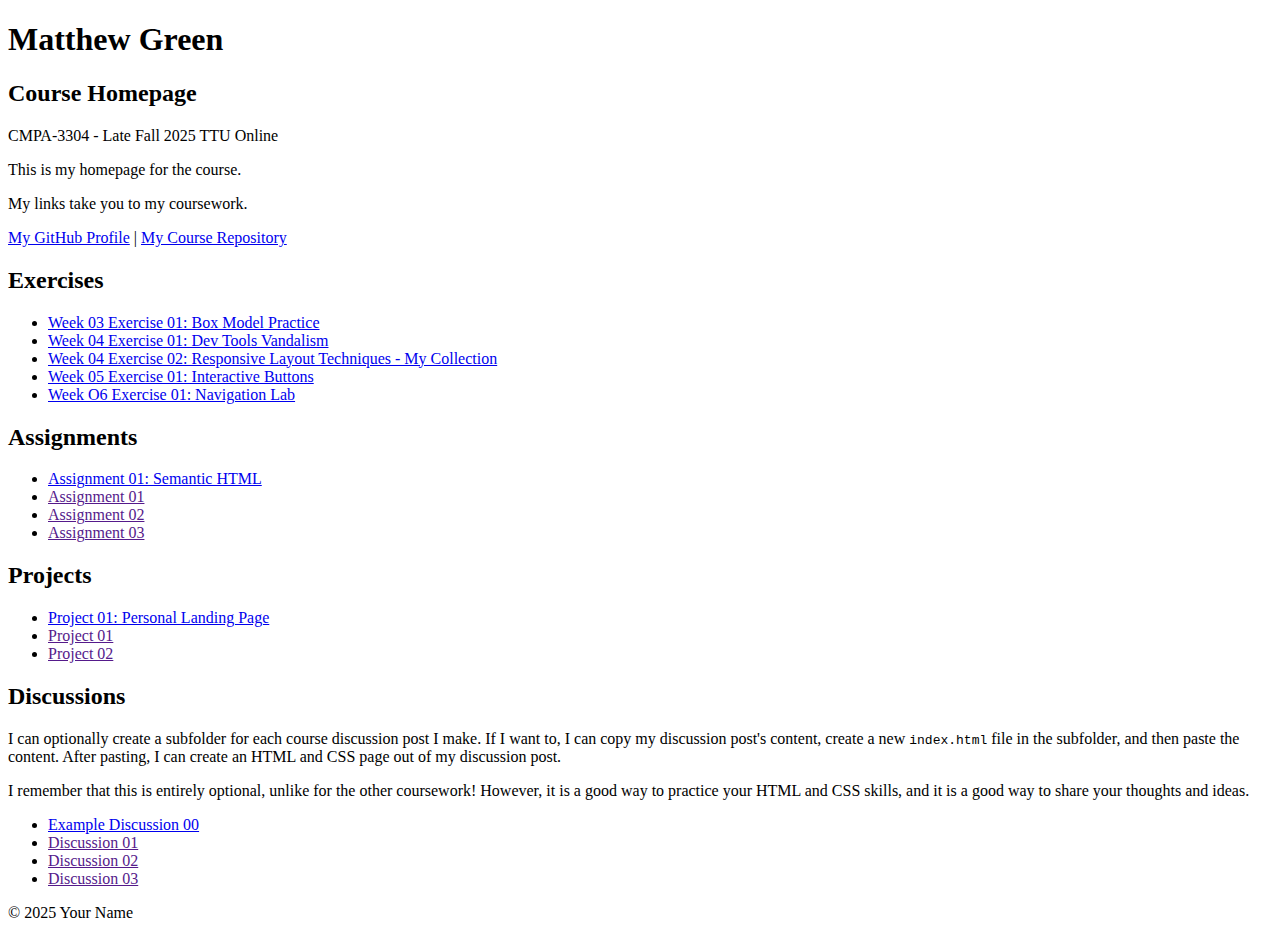
<file: index.html>
<!DOCTYPE html>

<!--

INSTRUCTIONS: HOW TO CHANGE THIS PAGE:

1. Change "Student Name" in the title above to your real name.

2. Change "Your Name" in the big heading below to your real name.

3. Change "your-username" to your real GitHub username in both links.

4. Change "your-repo-name" to the name of this repository.

5. Change "Course Name" to the name of your class.

6. Change "Semester Year" to match when you are taking this class.

7. Add links to your work:
    - Find the words that say "Exercise 01", "Assignment 01", etc.
    - Between the quote marks in href="", put the relative link to your work in the subfolder. You can simply link to the subfolder name. Take a look at the example folders and links to see how to do this.
    - For work not yet started/completed, you can leave the href="" blank until you are ready.
    - Change the words "Exercise 01" to match the name of the exercise. Do the same for assignments and projects. If you add your discussion posts, do the same for them.
    - Do this for each piece of work you finish.

8. You can add more links by copying a whole line like this:
    <li><a href="">New Work Name</a></li>
    Then paste it below the last one in that section.

9. Save your changes and push to GitHub when you are done. Remember you can use GitHub Desktop to help you with this.

Remember: During the course, if you want, you can style your homepage to introduce your own style and aesthetics. To start, keep this page simple and plain. This is just a template to get you started. Embrace the handcrafted approach to web design and development: change things to make them your own.

Remember: You must have a GitHub account, a new GitHub repository for this course, and this file (index.html) in that repository. 

Remember: You must create subfolders for each piece of coursework as the semester progresses.

-->

<html lang="en">
    <head>
        <meta charset="UTF-8" />
        <title>Course Homepage template</title>
        <meta charset="UTF-8" />
        <meta name="viewport" content="width=device-width, initial-scale=1.0" />
        <title>Matthew Green - Course Homepage</title>
    </head>

    <body>
        <header>
            <h1>Matthew Green</h1>
            <h2>Course Homepage</h2>
            <p>CMPA-3304 - Late Fall 2025 TTU Online</p>
            <p>This is my homepage for the course.</p>
            <p>My links take you to my coursework.</p>
            <nav>
                <a href="https://github.com/mateomtverde">My GitHub Profile</a>
                |
                <a href="https://github.com/mateomtverde/course-portfolio">
                    My Course Repository
                </a>
            </nav>
        </header>

        <main>
            <section>
                <h2>Exercises</h2>
                <ul>
                    <li>
                        <a href="week-03-exercise-01/">
                            Week 03 Exercise 01: Box Model Practice
                        </a>
                    </li>
                    <li>
                        <a href="week-04-exercise-01/">
                            Week 04 Exercise 01: Dev Tools Vandalism
                        </a>
                    </li>
                    <li>
                        <a href="week-04-exercise-02/">
                            Week 04 Exercise 02: Responsive Layout Techniques - My Collection
                    </a>
                    </li>
                    <li>
                        <a href="week-05-exercise-01/">
                            Week 05 Exercise 01: Interactive Buttons
                        </a>
                    </li>
                    <li><a href="week-06-exercise-01/">
                        Week O6 Exercise 01: Navigation Lab</a></li>
                </ul>
            </section>

            <section>
                <h2>Assignments</h2>
                <ul>
                    <li>
                        <a href="assignment-01/index.html">
                            Assignment 01: Semantic HTML
                        </a>
                    </li>
                    <li><a href="">Assignment 01</a></li>
                    <li><a href="">Assignment 02</a></li>
                    <li><a href="">Assignment 03</a></li>
                </ul>
            </section>

            <section>
                <h2>Projects</h2>
                <ul>
                    <li>
                        <a href="project-01/">Project 01: Personal Landing Page</a>
                    </li>
                    <li><a href="">Project 01</a></li>
                    <li><a href="">Project 02</a></li>
                </ul>
            </section>

            <section>
                <h2>Discussions</h2>
                <p>
                    I can optionally create a subfolder for each course
                    discussion post I make. If I want to, I can copy my
                    discussion post's content, create a new
                    <code>index.html</code>
                    file in the subfolder, and then paste the content. After
                    pasting, I can create an HTML and CSS page out of my
                    discussion post.
                </p>
                <p>
                    I remember that this is entirely optional, unlike for the
                    other coursework! However, it is a good way to practice your
                    HTML and CSS skills, and it is a good way to share your
                    thoughts and ideas.
                </p>
                <ul>
                    <li>
                        <a href="example-discussion-00/">
                            Example Discussion 00
                        </a>
                    </li>
                    <li><a href="">Discussion 01</a></li>
                    <li><a href="">Discussion 02</a></li>
                    <li><a href="">Discussion 03</a></li>
                </ul>
            </section>
        </main>

        <footer>
            <p>&copy; 2025 Your Name</p>
        </footer>
    </body>
</html>
</file>
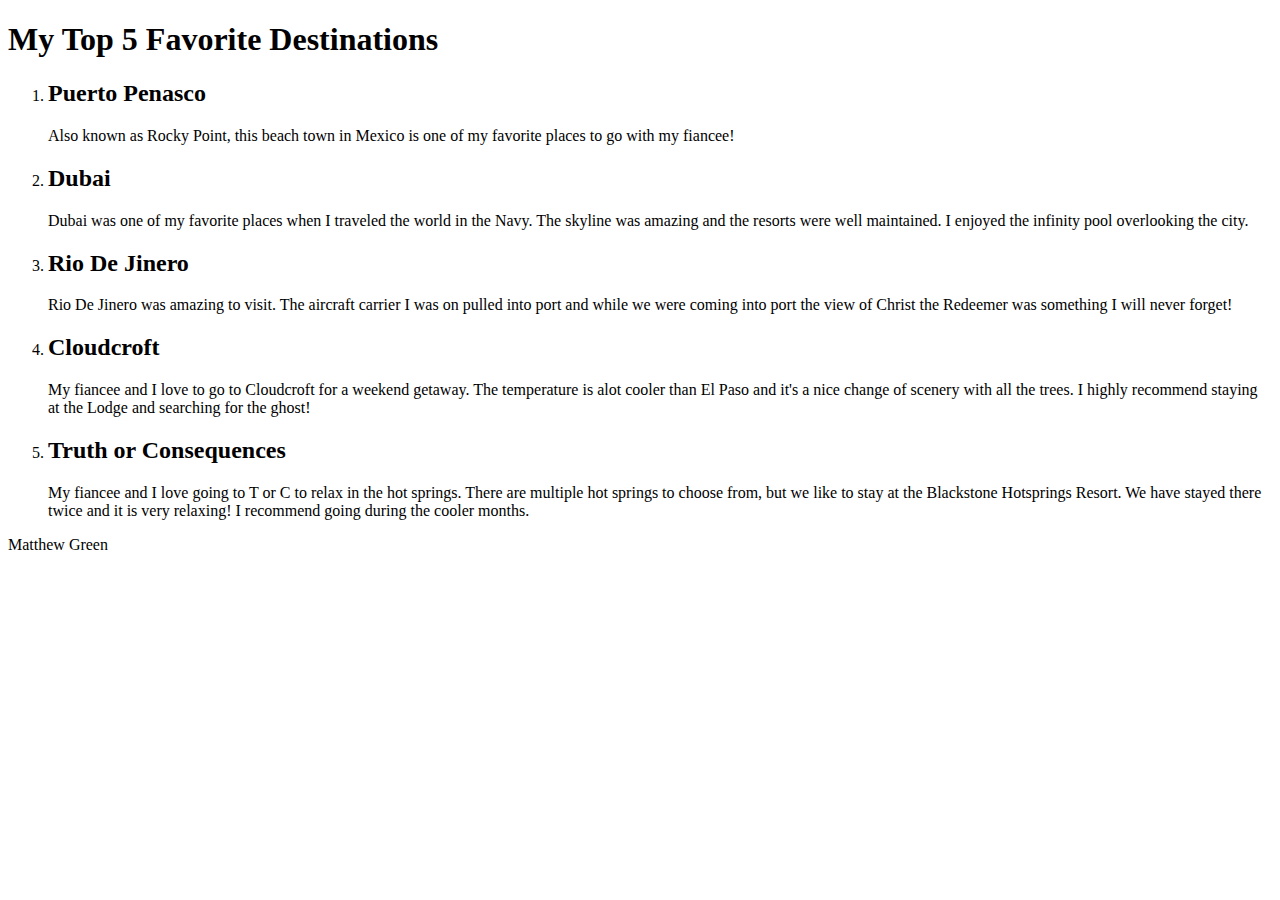
<file: assignment-01/index.html>
<!DOCTYPE html>
<html lang="en">
    <head>
        <meta charset="UTF-8" />
        <title>Top 5 List</title>
        <meta name="viewport" content="width=device-width, initial-scale=1.0" />
    </head>
    <main>
        <h1>My Top 5 Favorite Destinations</h1>
        <ol>
            <li>
                <h2>Puerto Penasco</h2>
                <p>
                    Also known as Rocky Point, this beach town in Mexico is one of my
                    favorite places to go with my fiancee!
                </p>
            </li>
            <li>
                <h2>Dubai</h2>
                <p>
                    Dubai was one of my favorite places when I traveled the world in the 
                    Navy. The skyline was amazing and the resorts were well maintained.
                    I enjoyed the infinity pool overlooking the city.
                </p>
            </li>
            <li>
                <h2>Rio De Jinero</h2>
                <p>
                    Rio De Jinero was amazing to visit. The aircraft carrier I was on pulled
                    into port and while we were coming into port the view of Christ the Redeemer
                    was something I will never forget!
                </p>
            </li>
            <li>
                <h2>Cloudcroft</h2>
                <p>
                    My fiancee and I love to go to Cloudcroft for a weekend getaway. The temperature
                    is alot cooler than El Paso and it's a nice change of scenery with all the trees.
                    I highly recommend staying at the Lodge and searching for the ghost!
                </p>
            </li>
            <li>
                <h2>Truth or Consequences</h2>
                <p>
                    My fiancee and I love going to T or C to relax in the hot springs. There are multiple
                    hot springs to choose from, but we like to stay at the Blackstone Hotsprings Resort.
                    We have stayed there twice and it is very relaxing! I recommend going during the cooler
                    months.
                </p>
            </li>
        </ol>
<footer>
        <p>Matthew Green</p>
    </footer>
    </main>
</html>
</file>
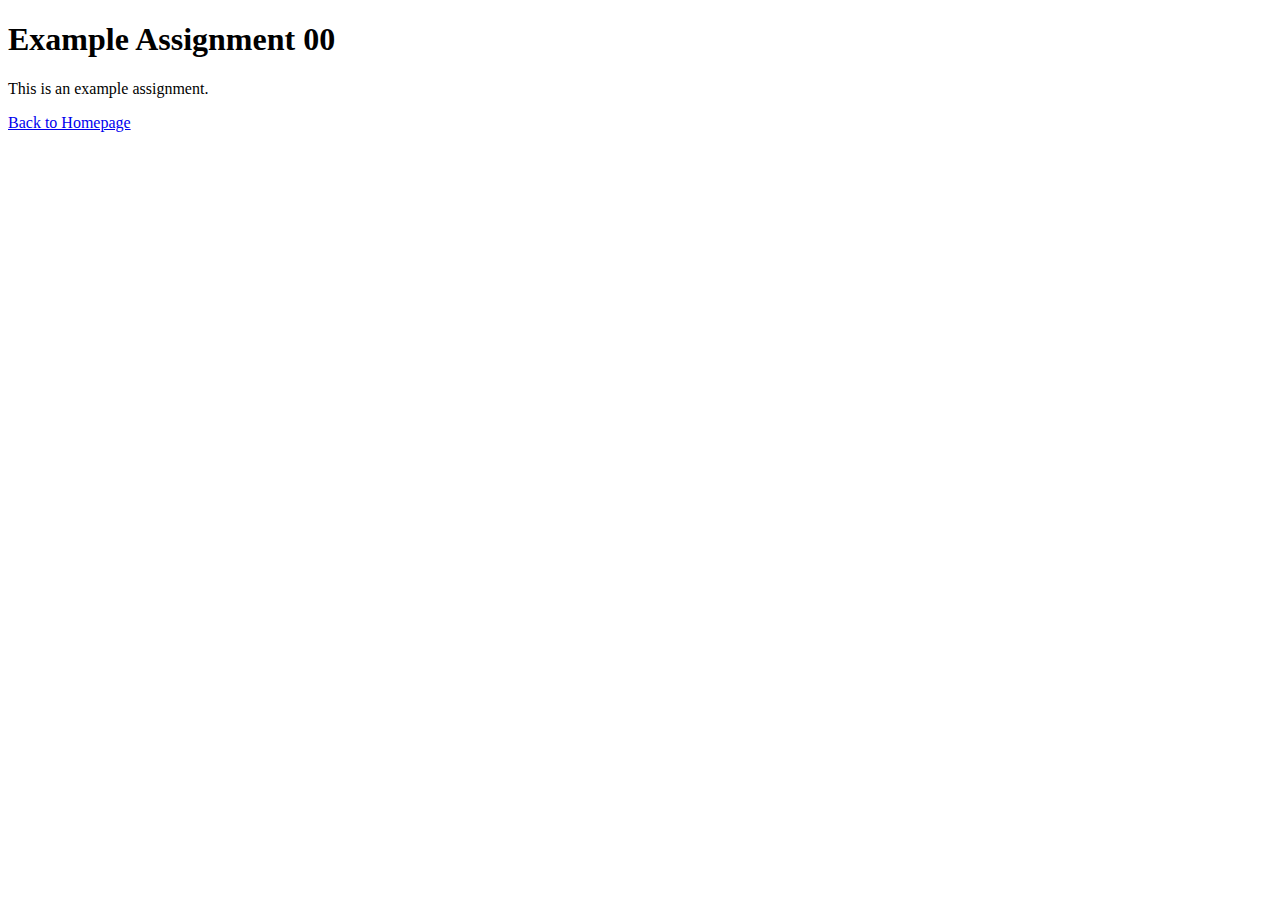
<file: example-assignment-00/index.html>
<!DOCTYPE html>
<html lang="en">
    <head>
        <meta charset="UTF-8" />
        <meta name="viewport" content="width=device-width, initial-scale=1.0" />
        <title>Example Assignment 00</title>
    </head>
    <body>
        <h1>Example Assignment 00</h1>
        <p>This is an example assignment.</p>
        <a href="../index.html">Back to Homepage</a>
    </body>
</html>
</file>
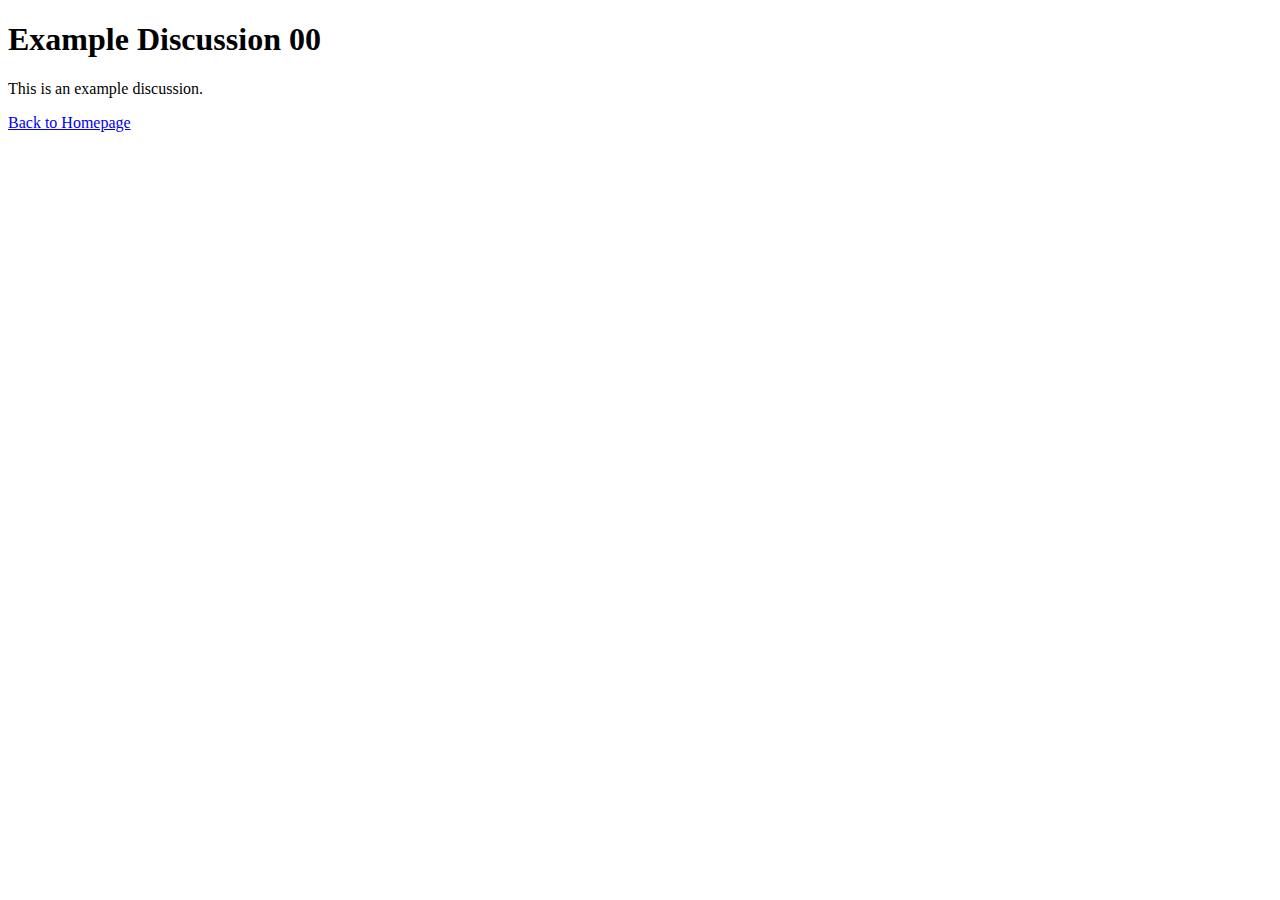
<file: example-discussion-00/index.html>
<!DOCTYPE html>
<html lang="en">
    <head>
        <meta charset="UTF-8" />
        <meta name="viewport" content="width=device-width, initial-scale=1.0" />
        <title>Example Discussion 00</title>
    </head>
    <body>
        <h1>Example Discussion 00</h1>
        <p>This is an example discussion.</p>
        <a href="../index.html">Back to Homepage</a>
    </body>
</html>
</file>
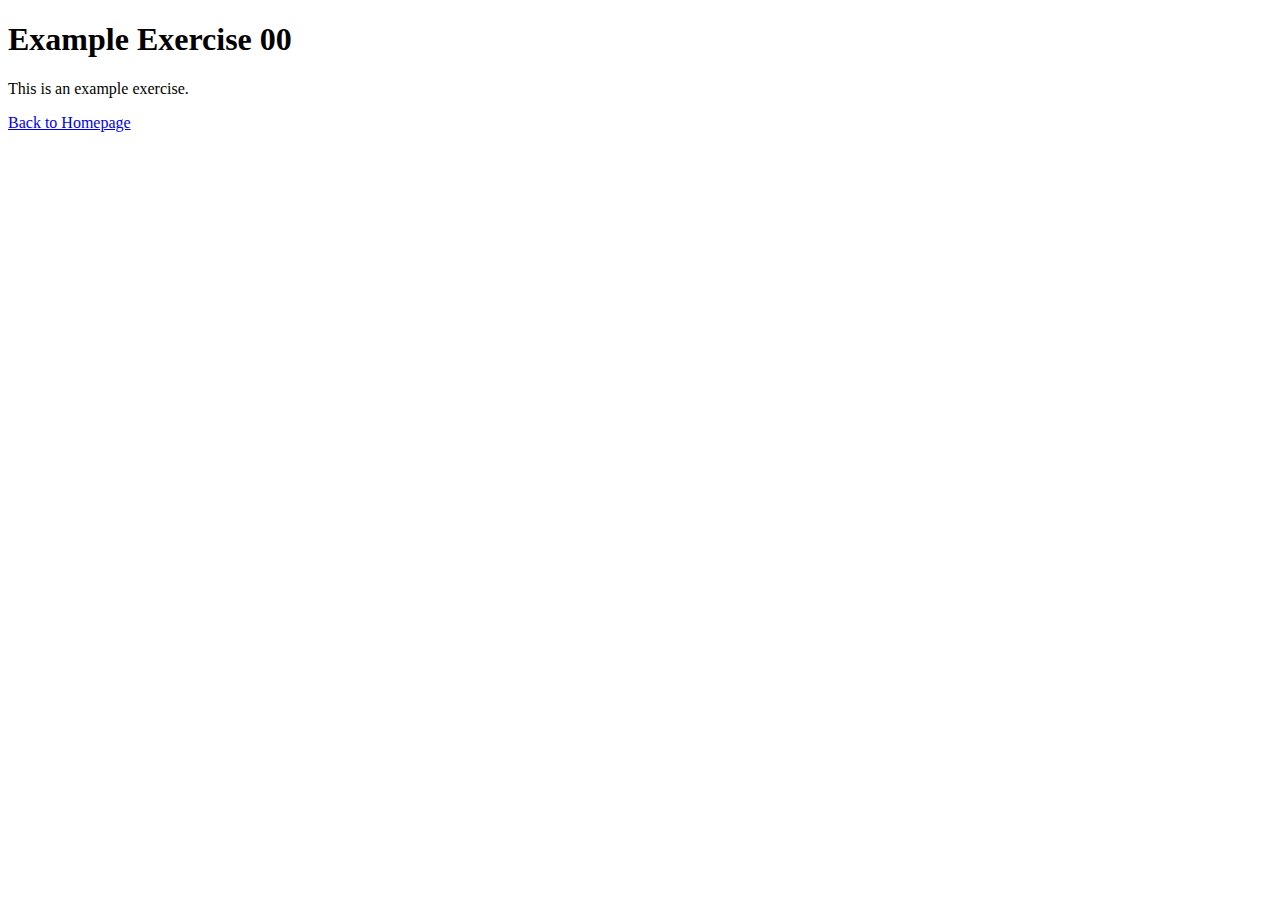
<file: example-exercise-00/index.html>
<!DOCTYPE html>
<html lang="en">
    <head>
        <meta charset="UTF-8" />
        <meta name="viewport" content="width=device-width, initial-scale=1.0" />
        <title>Example Exercise 00</title>
    </head>
    <body>
        <h1>Example Exercise 00</h1>
        <p>This is an example exercise.</p>
        <a href="../index.html">Back to Homepage</a>
    </body>
</html>
</file>
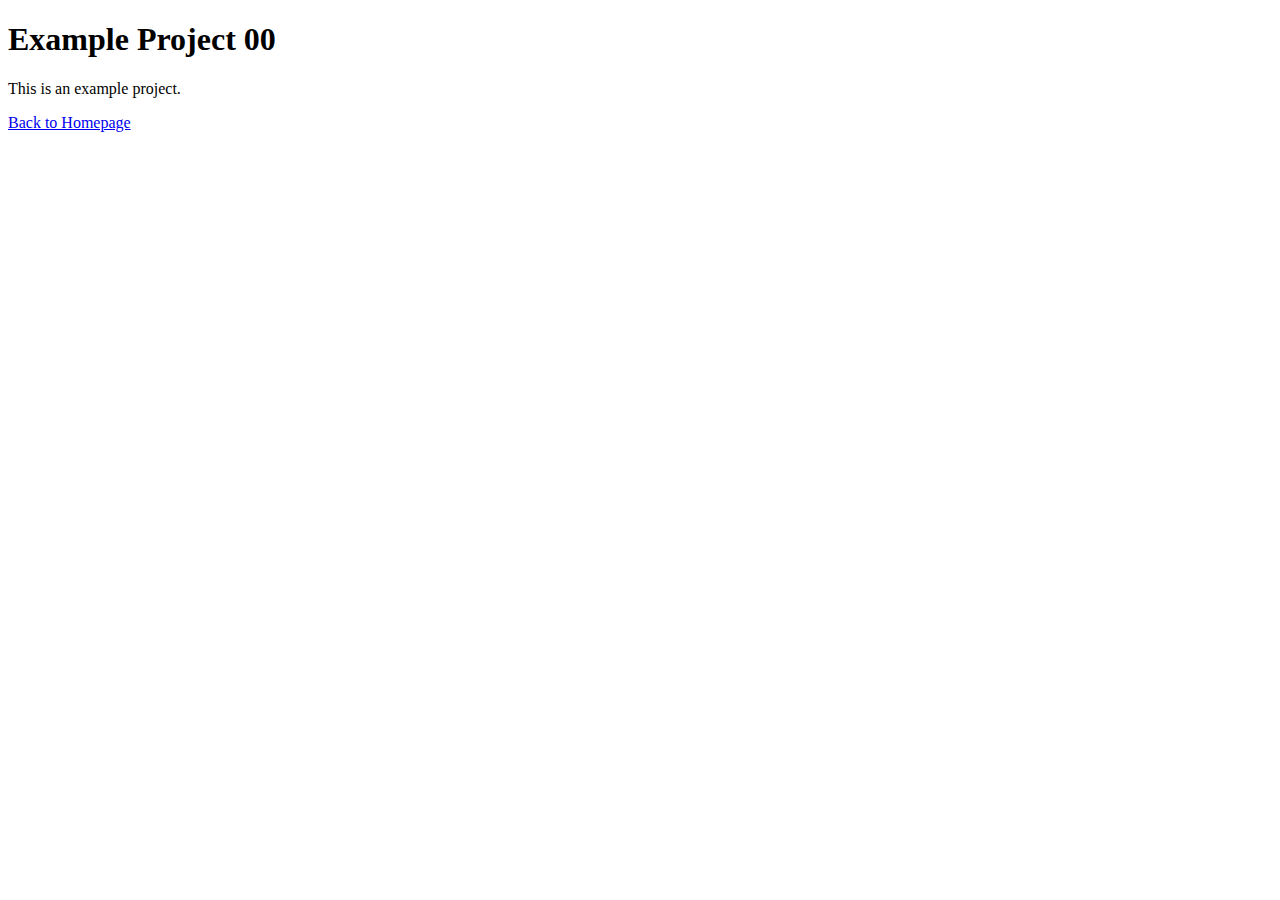
<file: example-project-00/index.html>
<!DOCTYPE html>
<html lang="en">
    <head>
        <meta charset="UTF-8" />
        <meta name="viewport" content="width=device-width, initial-scale=1.0" />
        <title>Example Project 00</title>
    </head>
    <body>
        <h1>Example Project 00</h1>
        <p>This is an example project.</p>
        <a href="../index.html">Back to Homepage</a>
    </body>
</html>
</file>
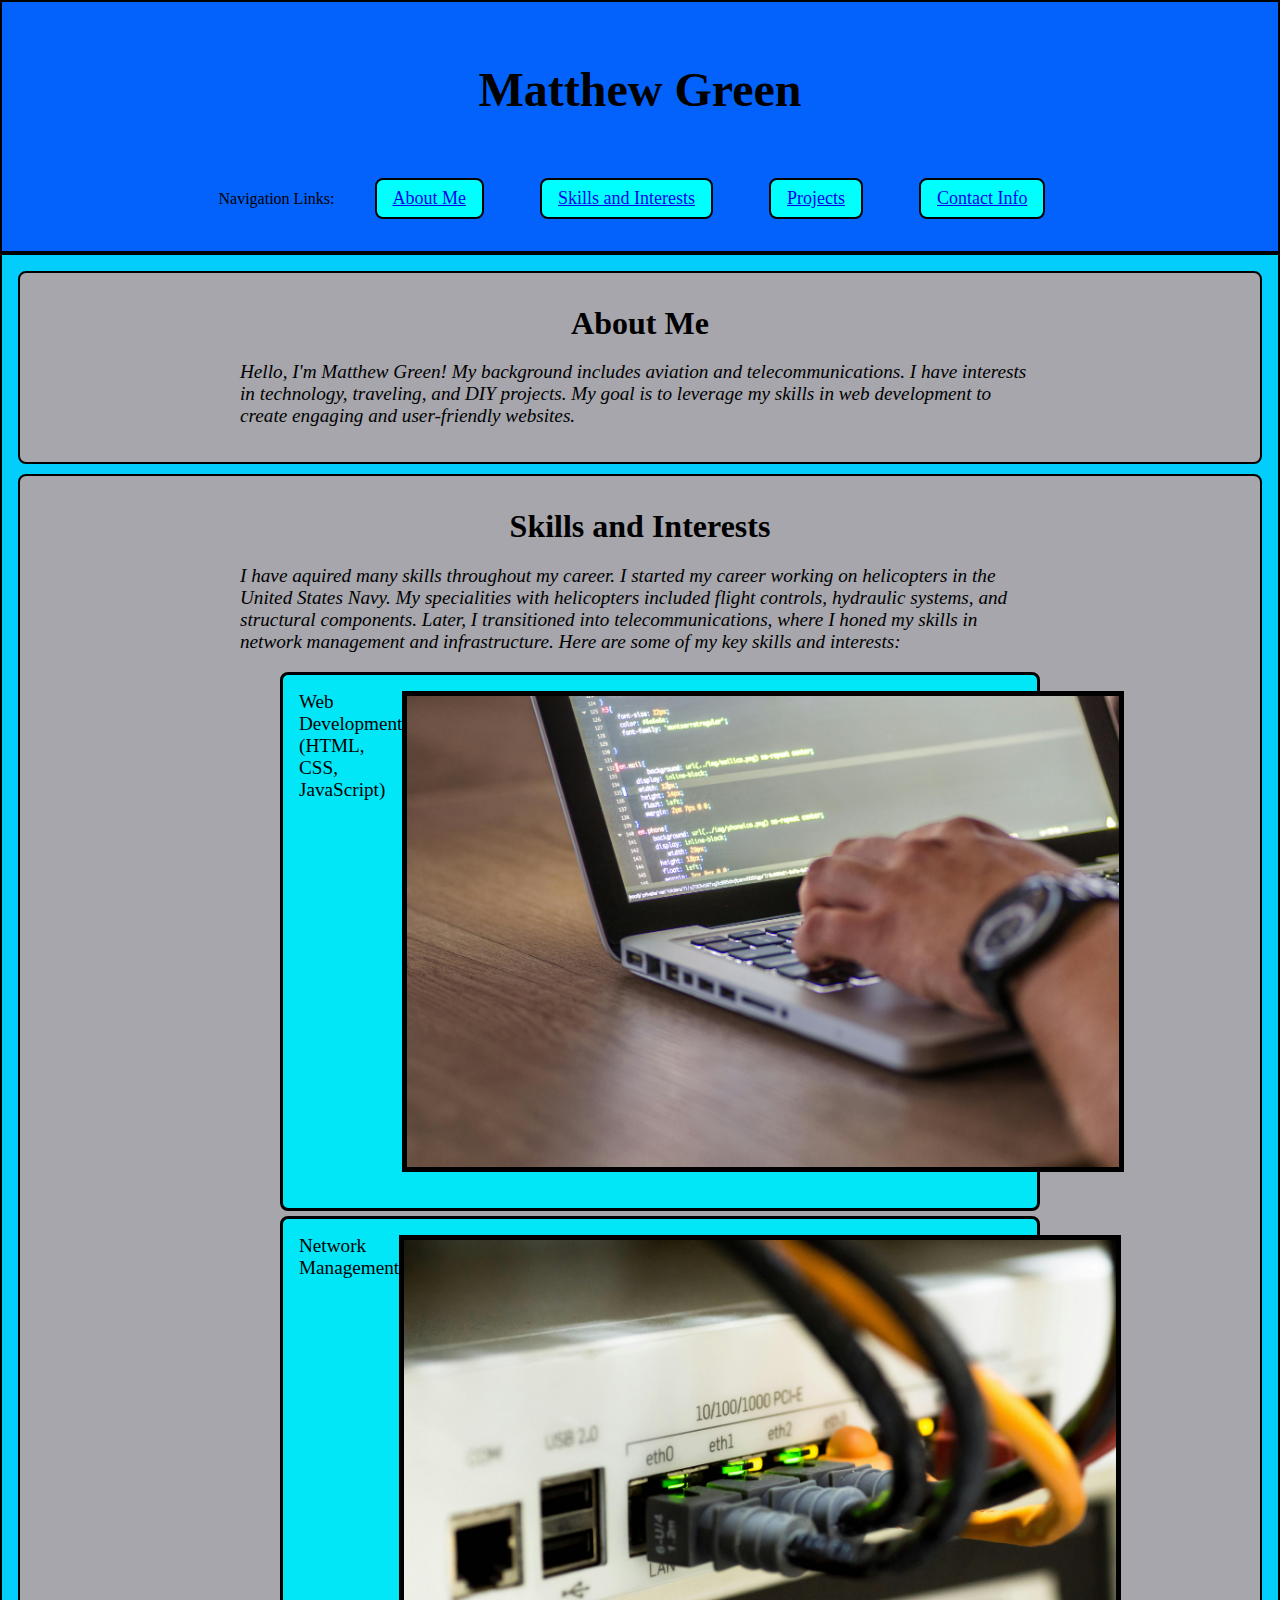
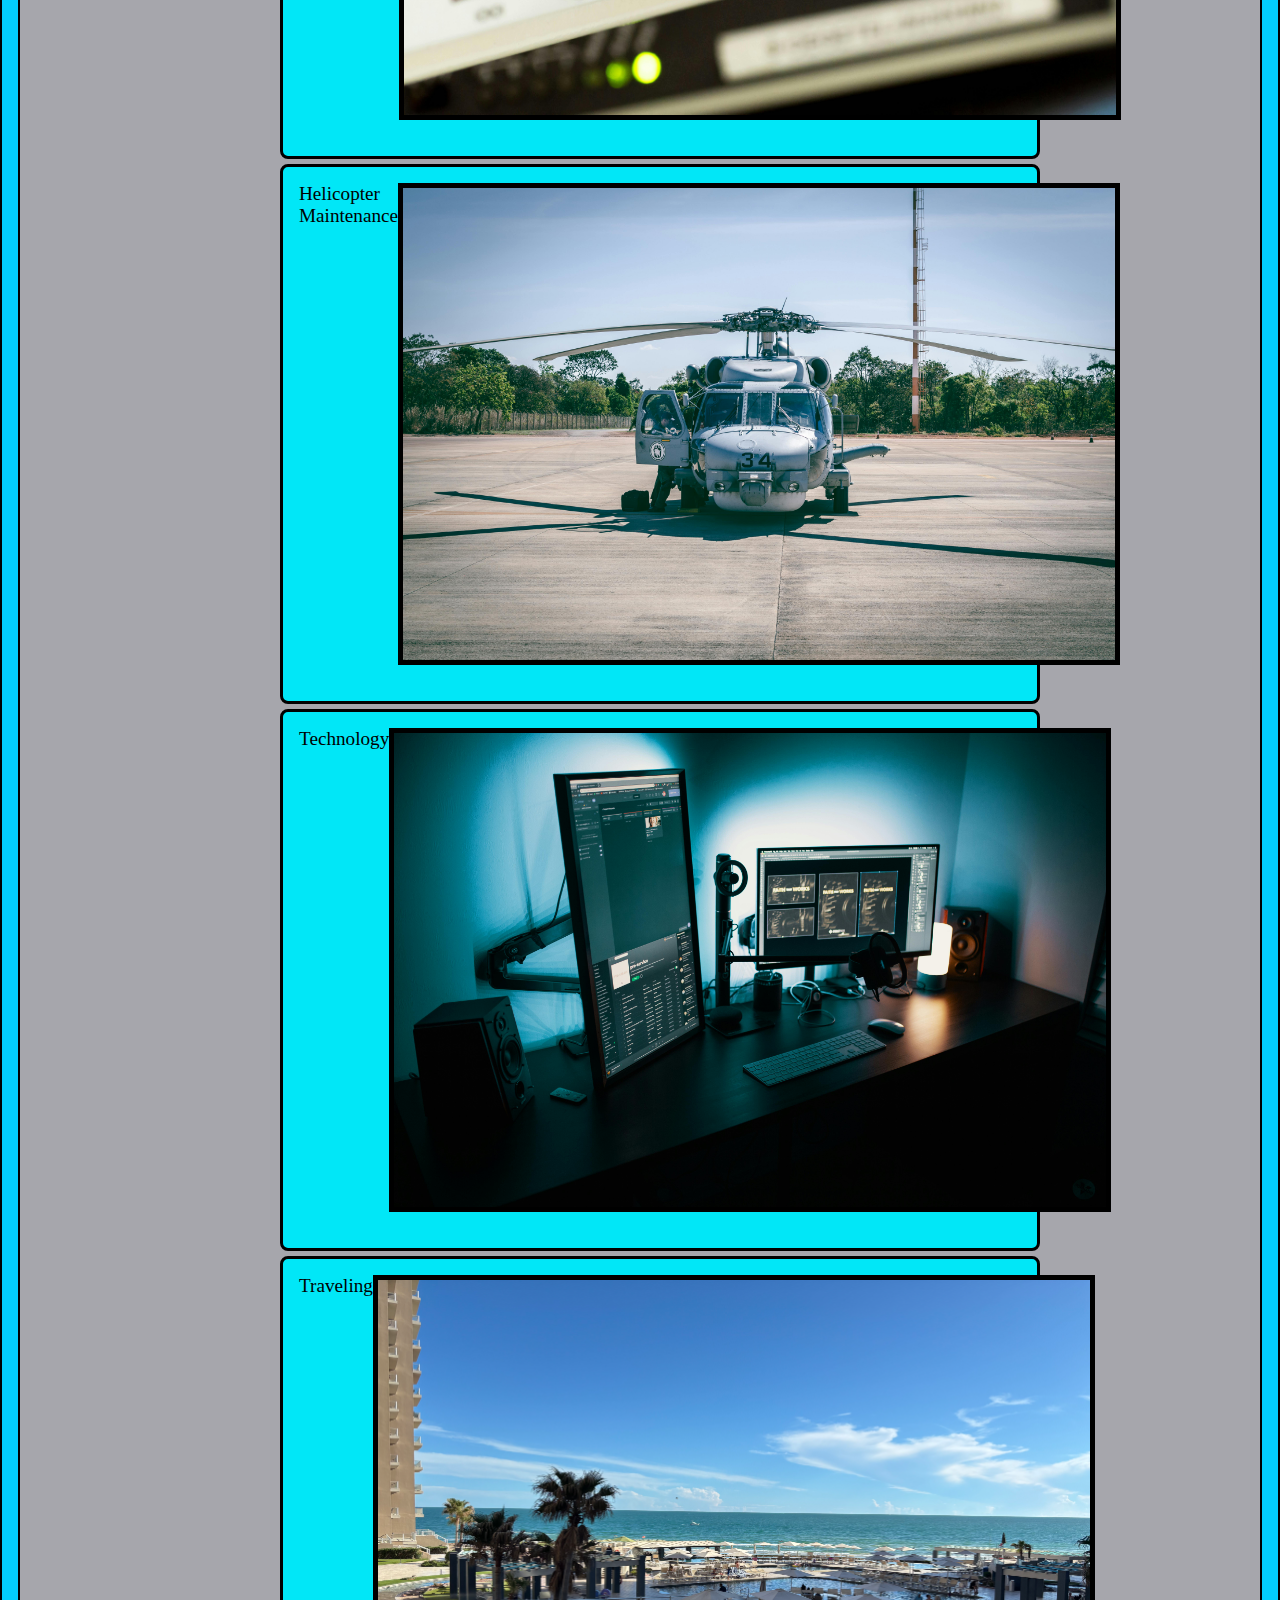
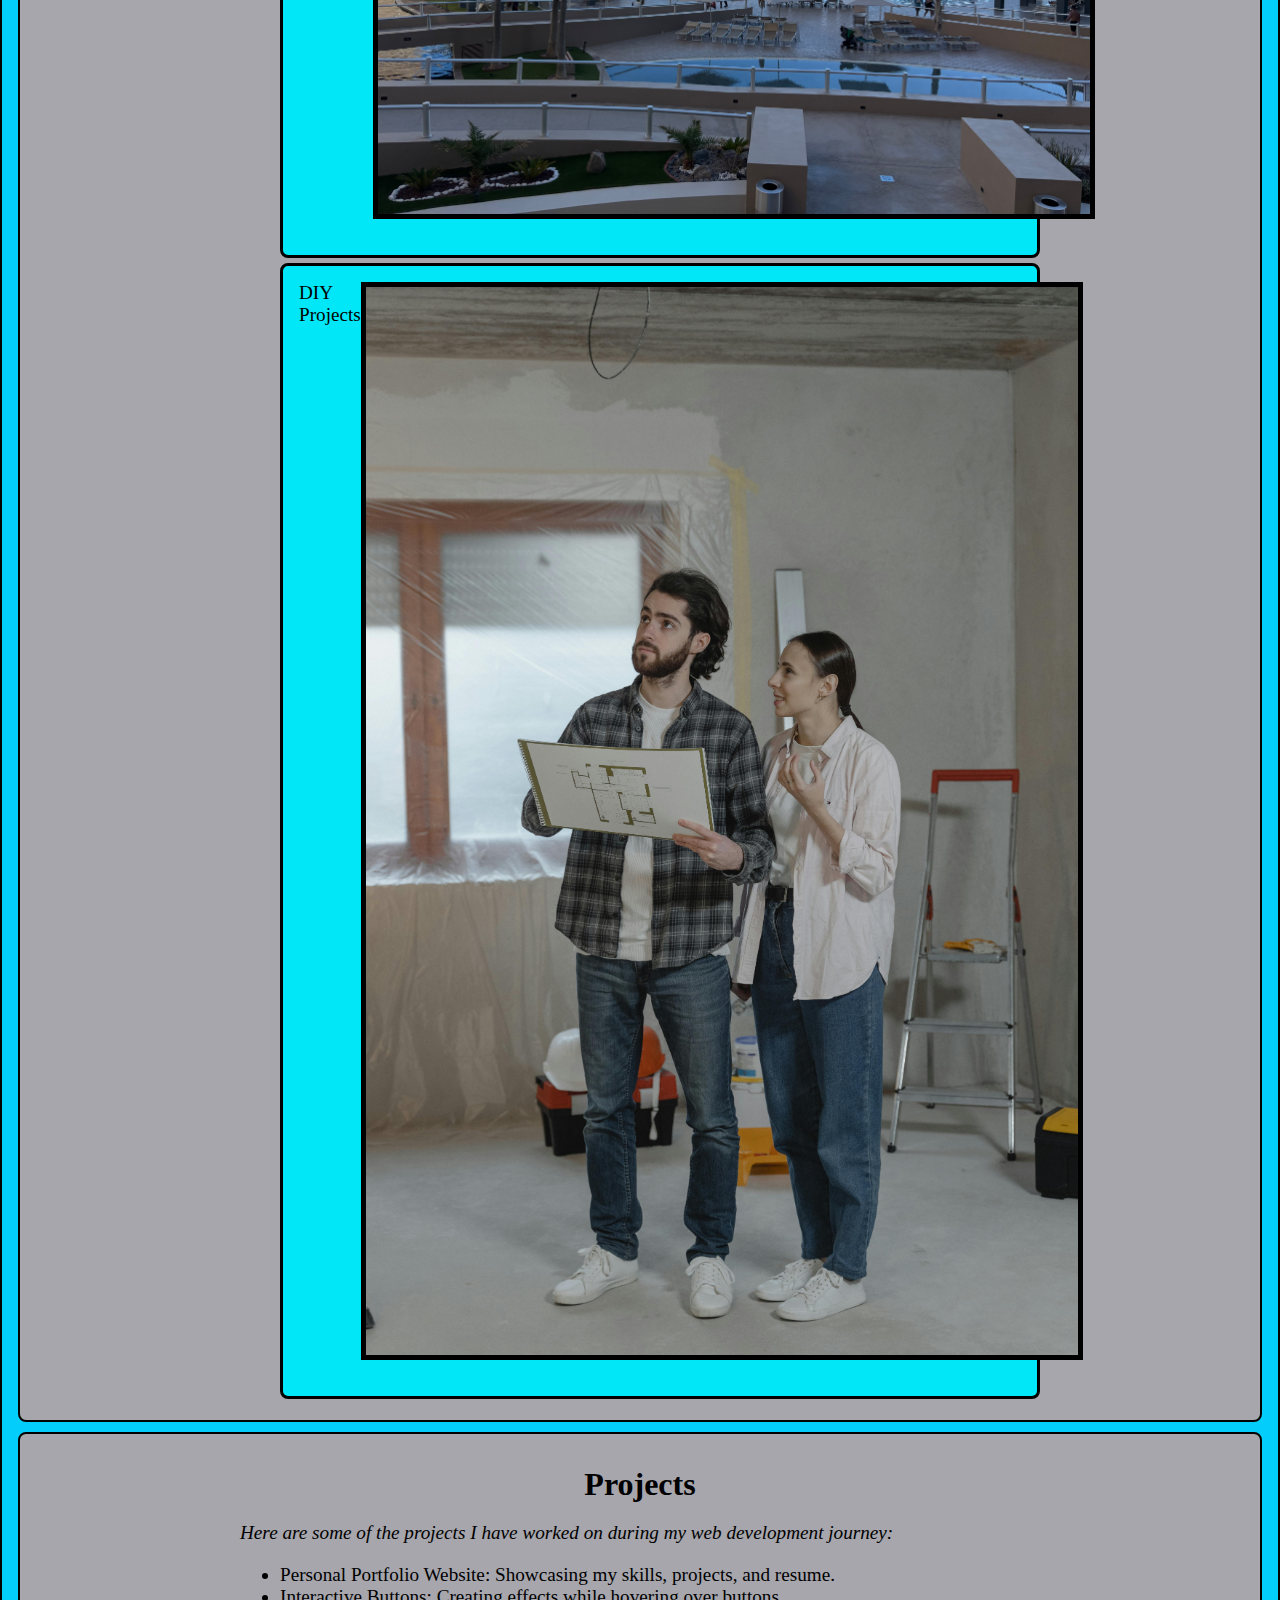
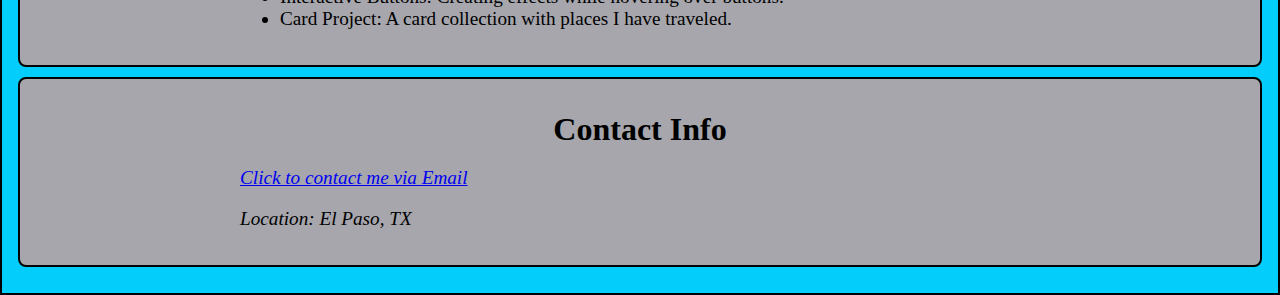
<file: project-01/index.html>
<!DOCTYPE html>
<html lang="en">
    <head>
        <meta charset="UTF-8" />
        <meta name="viewport" content="width=device-width, initial-scale=1.0" />
        <title>Course Repository</title>
        <link rel="stylesheet" href="style.css" />
    </head>
    <body>
        <header>
            <h1>Matthew Green</h1>
            <nav>
                <div class="nav-links">Navigation Links:
                    <div class="nav-item">
                        <a href="about-section">About Me</a>
                        </div>
                    <div class="nav-item">
                        <a href="skills and interests-section">Skills and Interests</a>
                    </div>
                    <div class="nav-item">
                        <a href="projects-section">Projects</a>
                    </div>
                    <div class="nav-item">
                        <a href="footer-section">Contact Info</a>
                    </div>
                </div>
            </nav>
        </header>

        <main>
        <section>
            <div class="box-01">
            <class ref="about-section"></class>
            <h2>About Me</h2>
            <p>Hello, I'm Matthew Green! My background includes aviation and telecommunications. I have interests
                in technology, traveling, and DIY projects. My goal is to leverage my skills in web development to create
                engaging and user-friendly websites.
            </p>
            </div>
        </section>

        <section>
            <div class="box-02">
            <class ref="skills-and-interests-section">
            <h2>Skills and Interests</h2>
            <p>I have aquired many skills throughout my career. I started my career working on helicopters in the United
                States Navy. My specialities with helicopters included flight controls, hydraulic systems, and structural components.
                Later, I transitioned into telecommunications, where I honed my skills in network management and
                infrastructure. Here are some of my key skills and interests:
            </p>
             <div class="skills-grid">
                 <div class="list-items">
                 <ul> 
                    <li>Web Development (HTML, CSS, JavaScript)
                        <img src="pexels-goumbik-574071.jpg" alt="Web Development Icon" width="50" height="50"/>
                    </li>
                    <li>Network Management
                        <img src="pexels-pixabay-159304.jpg" alt="Network Icon" width="50" height="50"/>
                    </li>
                    <li>Helicopter Maintenance
                        <img src="pexels-messalaciulla-914381.jpg" alt="Helicopter Icon" width="50" height="50"/>
                    </li>  
                    <li>Technology
                        <img src="pexels-joshsorenson-1714208.jpg" alt="Technology Icon" width="50" height="50"/>
                    </li>
                    <li>Traveling
                        <img src="01-puerto-penasco.jpeg" alt="Travel Icon" width="50" height="50"/>
                    </li>
                    <li>DIY Projects
                        <img src="pexels-tima-miroshnichenko-6474495.jpg" alt="DIY Icon" width="50" height="50"/>
                    </li>
                 </ul>
                 </div>
             </div>
            </div>
        </section>

        <section>
            <div class="box-03">
            <class ref="projects-section">
            <h2>Projects</h2>
            <p>Here are some of the projects I have worked on during my web development journey:
                <ul>
                    <li>Personal Portfolio Website: Showcasing my skills, projects, and resume.</li>
                    <li>Interactive Buttons: Creating effects while hovering over buttons.</li>
                    <li>Card Project: A card collection with places I have traveled.</li>
                </ul>
            </p>
            </div>
        </section>

        <section>
            <div class="box-04">
            <class ref="footer-section">
            <h2>Contact Info</h2>
            <p><a href="mailto:gre57948@ttu.edu">Click to contact me via Email</a>
            </p>
            <p>Location: El Paso, TX</p>
            </div>
        </section>
        </main>
    </body>
</html>
</file>
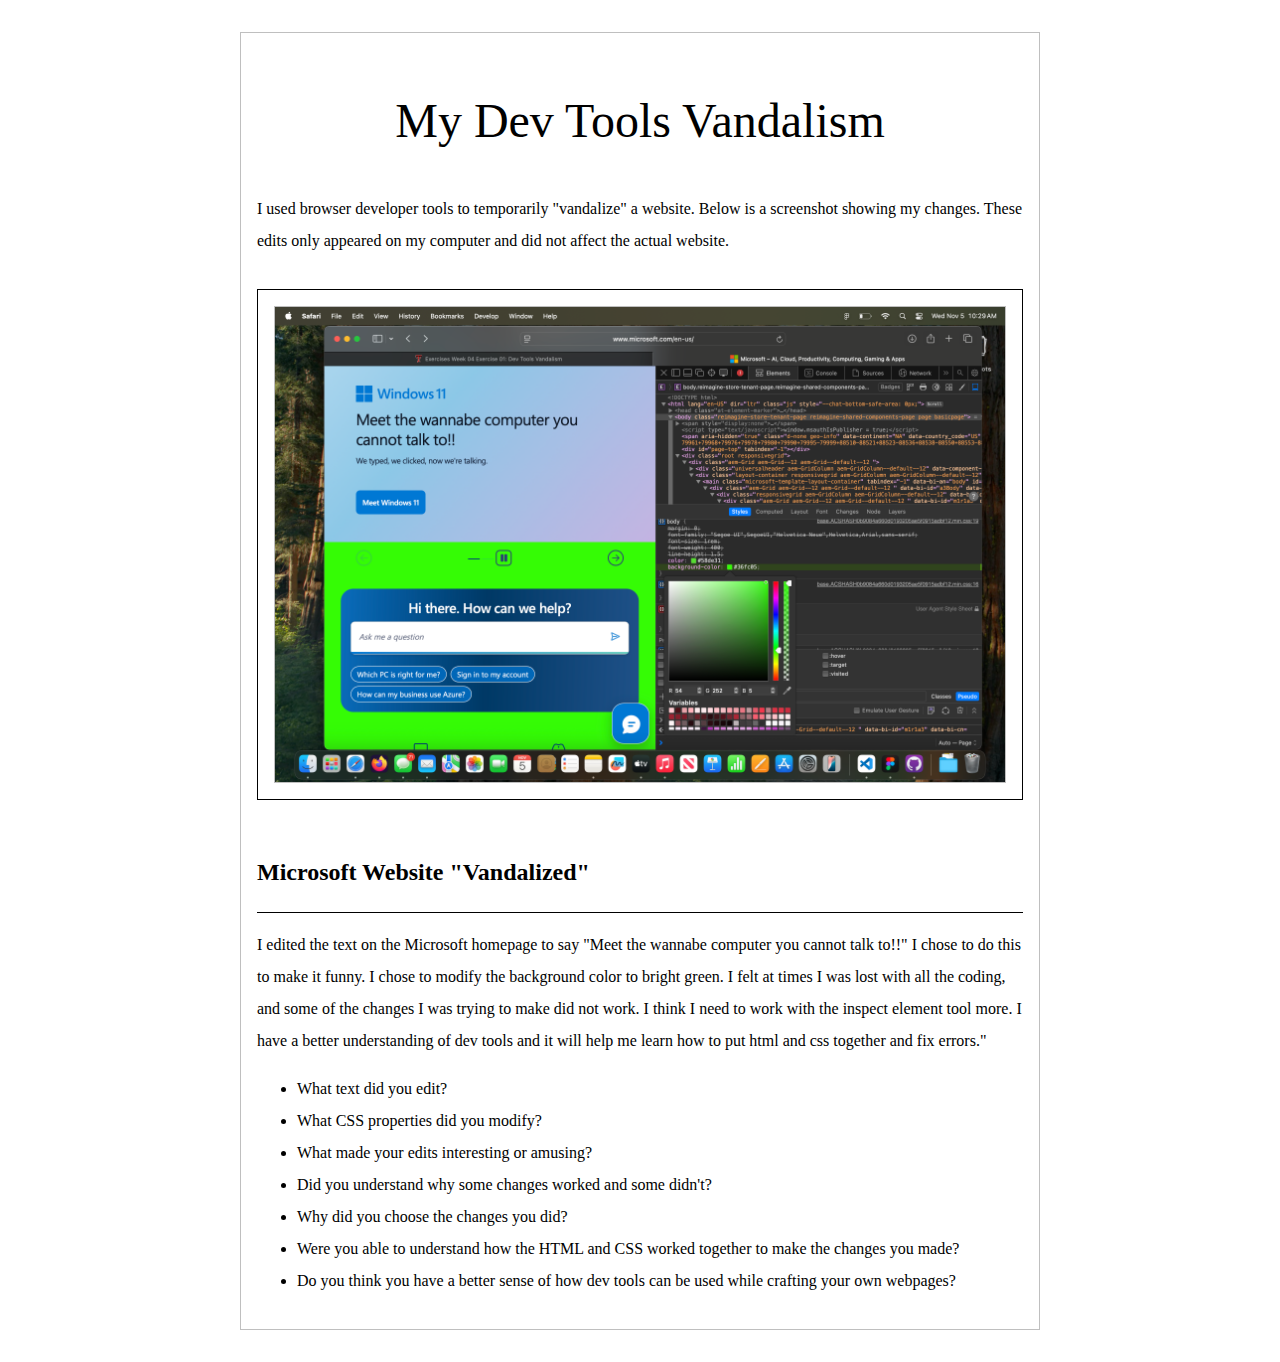
<file: week-04-exercise-01/index.html>
<!DOCTYPE html>
<html lang="en">

<head>
    <meta charset="UTF-8" />
    <meta name="viewport" content="width=device-width, initial-scale=1.0" />
    <title>Week 04 Exercise 01 - My Dev Tools Vandalism</title>
    <link rel="stylesheet" href="./style.css" />
</head>

<body>
    <main>
        <h1>My Dev Tools Vandalism</h1>
        <p>
            I used browser developer tools to temporarily "vandalize" a
            website. Below is a screenshot showing my changes. These edits
            only appeared on my computer and did not affect the actual
            website.
        </p>
        <div class="screenshot-container">
            <!-- 
                IMPORTANT: Update the src attribute below to match your screenshot filename.
                Example: If your screenshot is named "apple-dot-com-but-with-papyrus-font.png", change the line to:
                src="./apple-dot-com-but-with-papyrus-font.png"
            -->
            <img src="microsoft-vandalism-screenshot.png" alt="Screenshot of the webpage I vandalized" />
        </div>
        <h2>Microsoft Website "Vandalized"</h2>
        <p>
            I edited the text on the Microsoft homepage to say "Meet the wannabe computer you cannot talk to!!" I chose to do this
            to make it funny. I chose to modify the background color to bright green. I felt at times I was lost with all the coding,
            and some of the changes I was trying to make did not work. I think I need to work with the inspect element tool more.
            I have a better understanding of dev tools and it will help me learn how to put html and css together and fix errors."
        <ul>
            <li>What text did you edit?</li>
            <li>What CSS properties did you modify?</li>
            <li>What made your edits interesting or amusing?</li>
            <li>Did you understand why some changes worked and some didn't?</li>
            <li>Why did you choose the changes you did?</li>
            <li>Were you able to understand how the HTML and CSS worked together to make the changes you made?</li>
            <li>Do you think you have a better sense of how dev tools can be used while crafting your own webpages?</li>
        </ul>
        </p>
    </main>
</body>

</html>
</file>
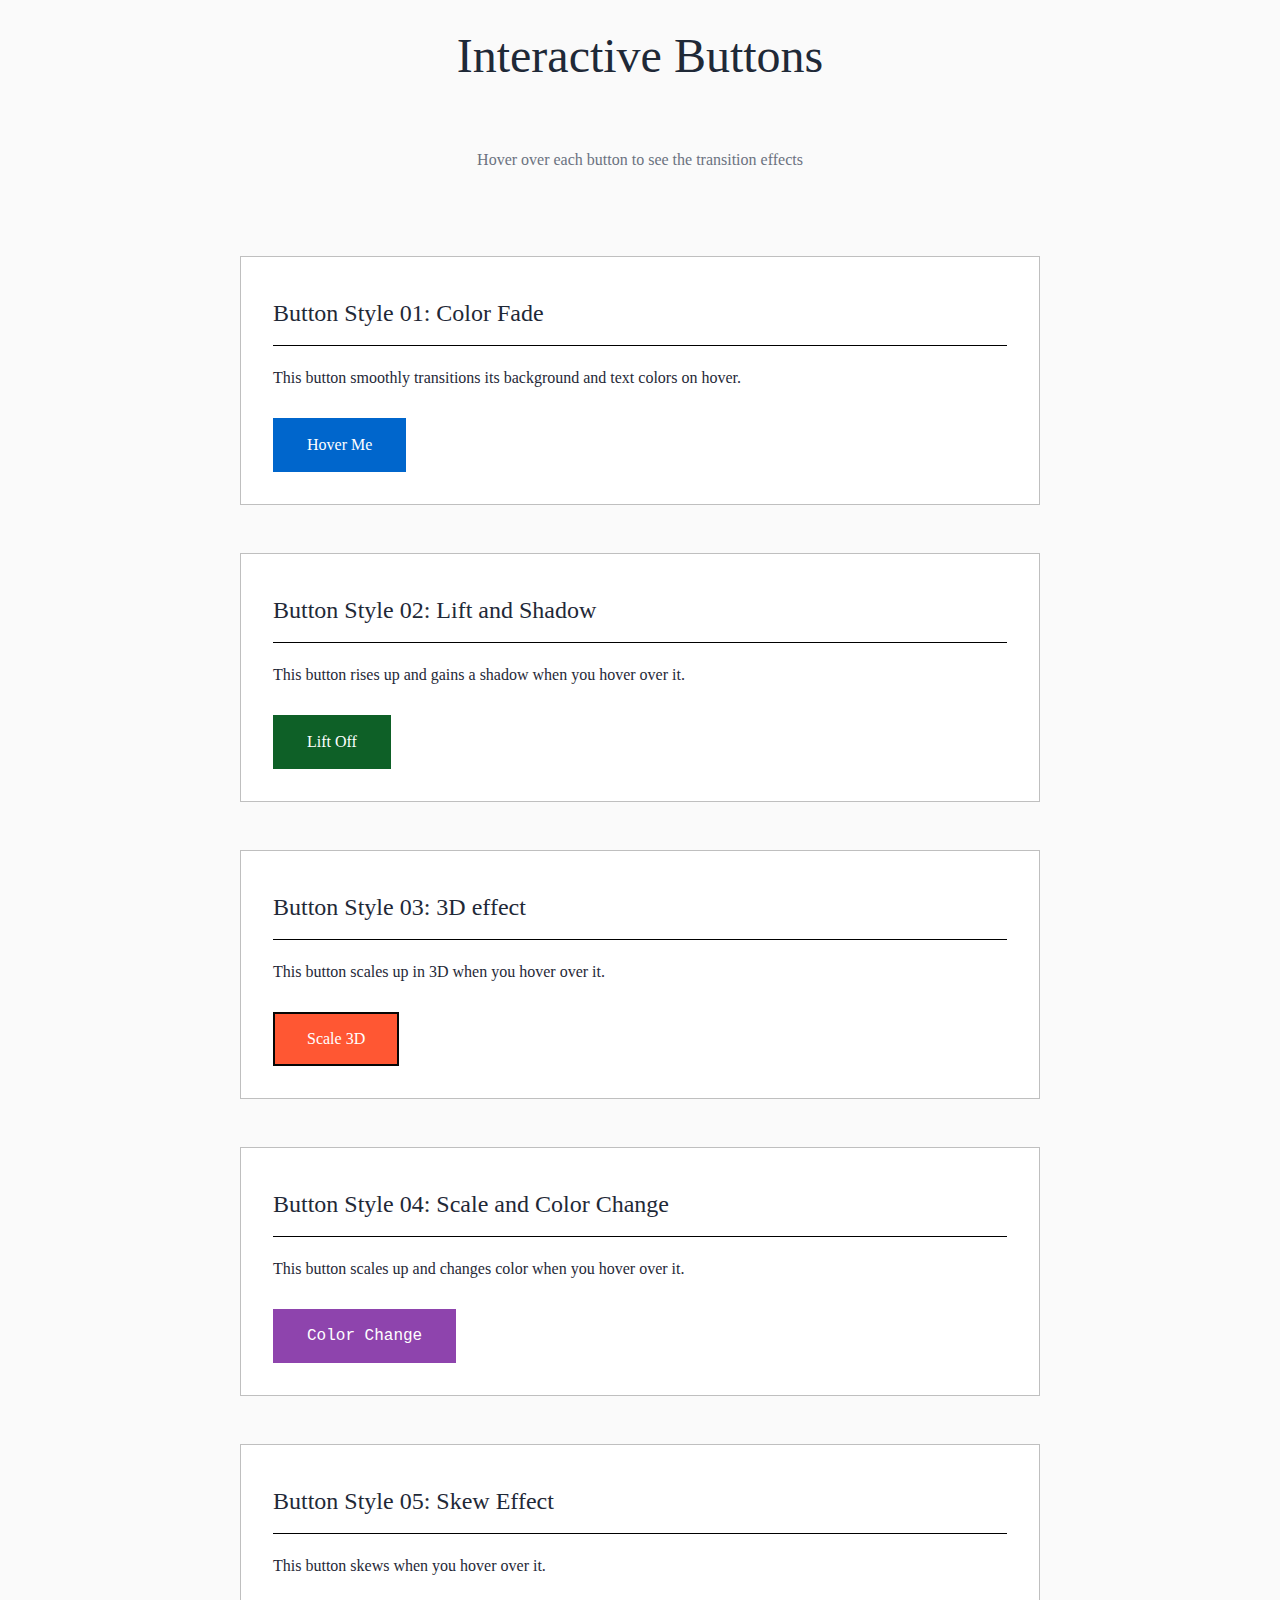
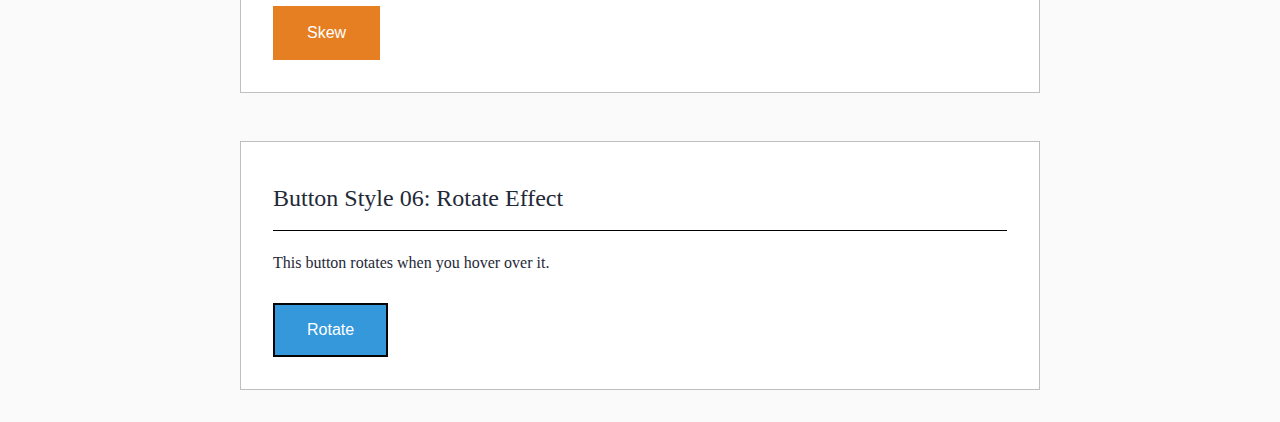
<file: week-05-exercise-01/index.html>
<!DOCTYPE html>
<html lang="en">

<head>
    <meta charset="UTF-8">
    <meta name="viewport" content="width=device-width, initial-scale=1.0">
    <title>Exercises Week 05 Exercise 01: Interactive Buttons</title>
    <link rel="stylesheet" href="./style.css">
</head>

<body>
    <div class="container">
        <h1>Interactive Buttons</h1>
        <p class="subtitle">Hover over each button to see the transition effects</p>

        <section class="button-section">
            <h2>Button Style 01: Color Fade</h2>
            <p>This button smoothly transitions its background and text colors on hover.</p>
            <button class="button-01">Hover Me</button>
        </section>


        <section class="button-section">
            <h2>Button Style 02: Lift and Shadow</h2>
            <p>This button rises up and gains a shadow when you hover over it.</p>
            <button class="button-02">Lift Off</button>
        </section>

        <section class="button-section">
            <h2>Button Style 03: 3D effect</h2>
            <p>This button scales up in 3D when you hover over it.</p>
            <button class="button-03">Scale 3D</button>
        </section>

        <section class="button-section">
            <h2>Button Style 04: Scale and Color Change</h2>
            <p>This button scales up and changes color when you hover over it.</p>
            <button class="button-04">Color Change</button>
        </section>

        <section class="button-section">
            <h2>Button Style 05: Skew Effect</h2>
            <p>This button skews when you hover over it.</p>
            <button class="button-05">Skew</button>
        </section>

        <section class="button-section">
            <h2>Button Style 06: Rotate Effect</h2>
            <p>This button rotates when you hover over it.</p>
            <button class="button-06">Rotate</button>
        </section>
    </div>
</body>

</html>
</file>
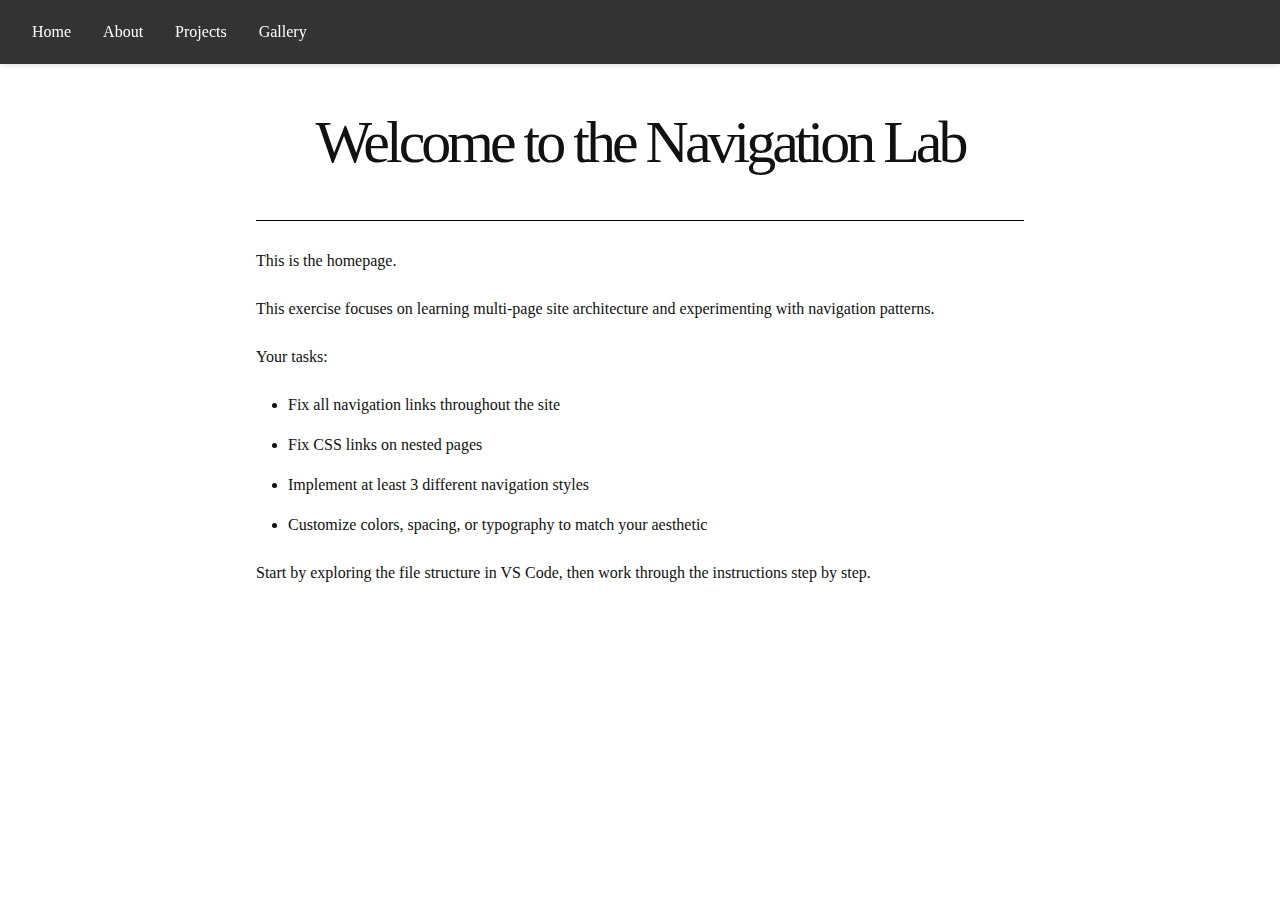
<file: week-06-exercise-01/index.html>
<!DOCTYPE html>
<html lang="en">

<head>
  <meta charset="UTF-8">
  <meta name="viewport" content="width=device-width, initial-scale=1.0">
  <title>Navigation Lab - Home</title>
  <link rel="stylesheet" href="css/style.css">
</head>

<body>

  <nav class="nav-horizontal">
    <ul>
      <li><a href="index.html">Home</a></li>
      <li><a href="about.html">About</a></li>
      <li><a href="projects/index.html">Projects</a></li>
      <li><a href="gallery/index.html">Gallery</a></li>
    </ul>
  </nav>

  <main>
    <h1>Welcome to the Navigation Lab</h1>

    <p>This is the homepage.</p>
    <p>This exercise focuses on learning multi-page site architecture and experimenting with navigation patterns.</p>

    <p>Your tasks:</p>
    <ul>
      <li>Fix all navigation links throughout the site</li>
      <li>Fix CSS links on nested pages</li>
      <li>Implement at least 3 different navigation styles</li>
      <li>Customize colors, spacing, or typography to match your aesthetic</li>
    </ul>

    <p>Start by exploring the file structure in VS Code, then work through the instructions step by step.</p>
  </main>

</body>

</html>
</file>
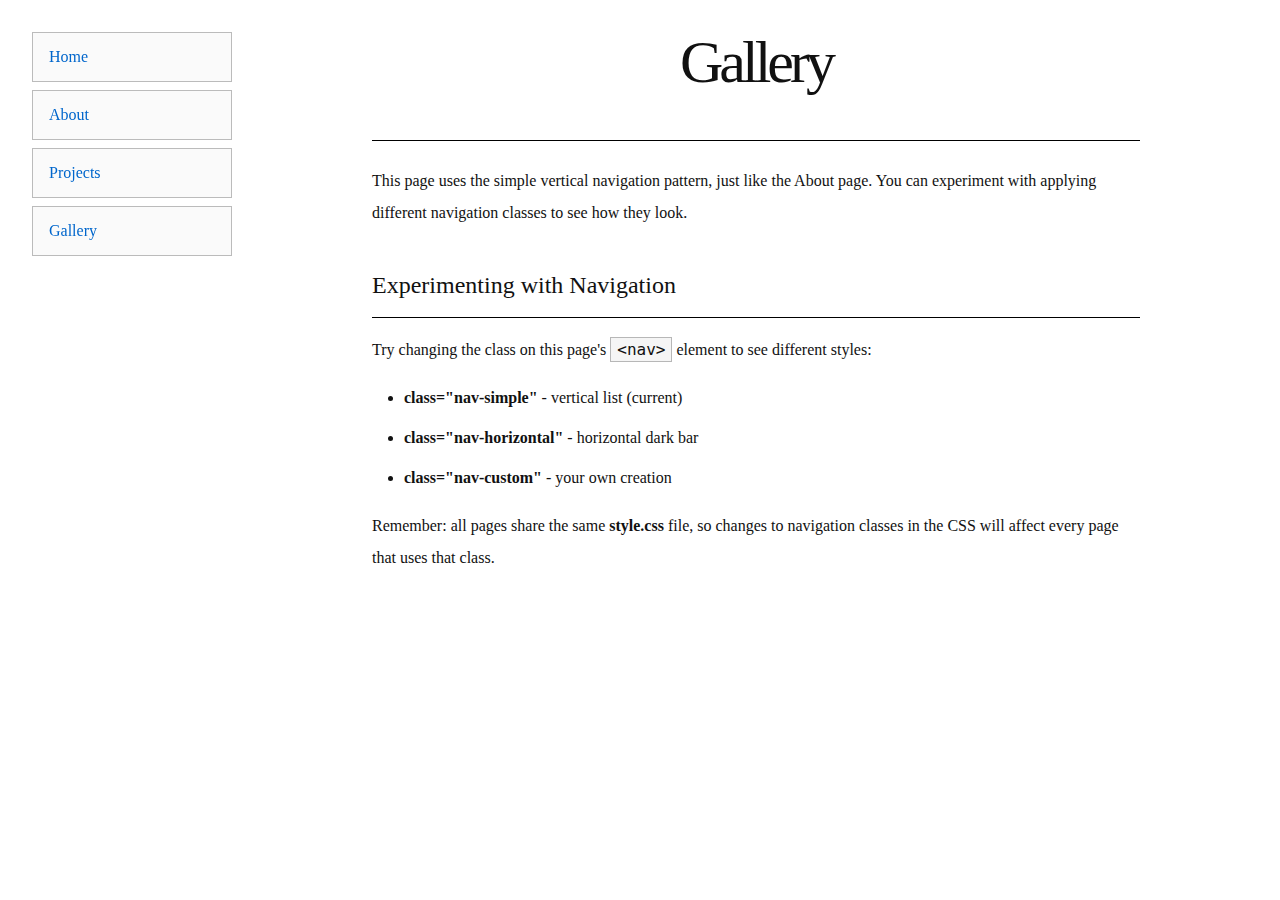
<file: week-06-exercise-01/gallery/index.html>
<!DOCTYPE html>
<html lang="en">

<head>
  <meta charset="UTF-8">
  <meta name="viewport" content="width=device-width, initial-scale=1.0">
  <title>Navigation Lab - Gallery</title>
  <link rel="stylesheet" href="../css/style.css">
</head>

<body>

  <nav class="nav-simple">
    <ul>
      <li><a href="../index.html">Home</a></li>
      <li><a href="../about.html">About</a></li>
      <li><a href="../projects/index.html">Projects</a></li>
      <li><a href="index.html">Gallery</a></li>
    </ul>
  </nav>

  <main>
    <h1>Gallery</h1>

    <p>This page uses the simple vertical navigation pattern, just like the About page. You can experiment with applying
      different navigation classes to see how they look.</p>

    <h2>Experimenting with Navigation</h2>

    <p>Try changing the class on this page's <code>&lt;nav&gt;</code> element to see different styles:</p>

    <ul>
      <li><strong>class="nav-simple"</strong> - vertical list (current)</li>
      <li><strong>class="nav-horizontal"</strong> - horizontal dark bar</li>
      <li><strong>class="nav-custom"</strong> - your own creation</li>
    </ul>

    <p>Remember: all pages share the same <strong>style.css</strong> file, so changes to navigation classes in the CSS
      will affect every page that uses that class.</p>
  </main>

</body>

</html>
</file>
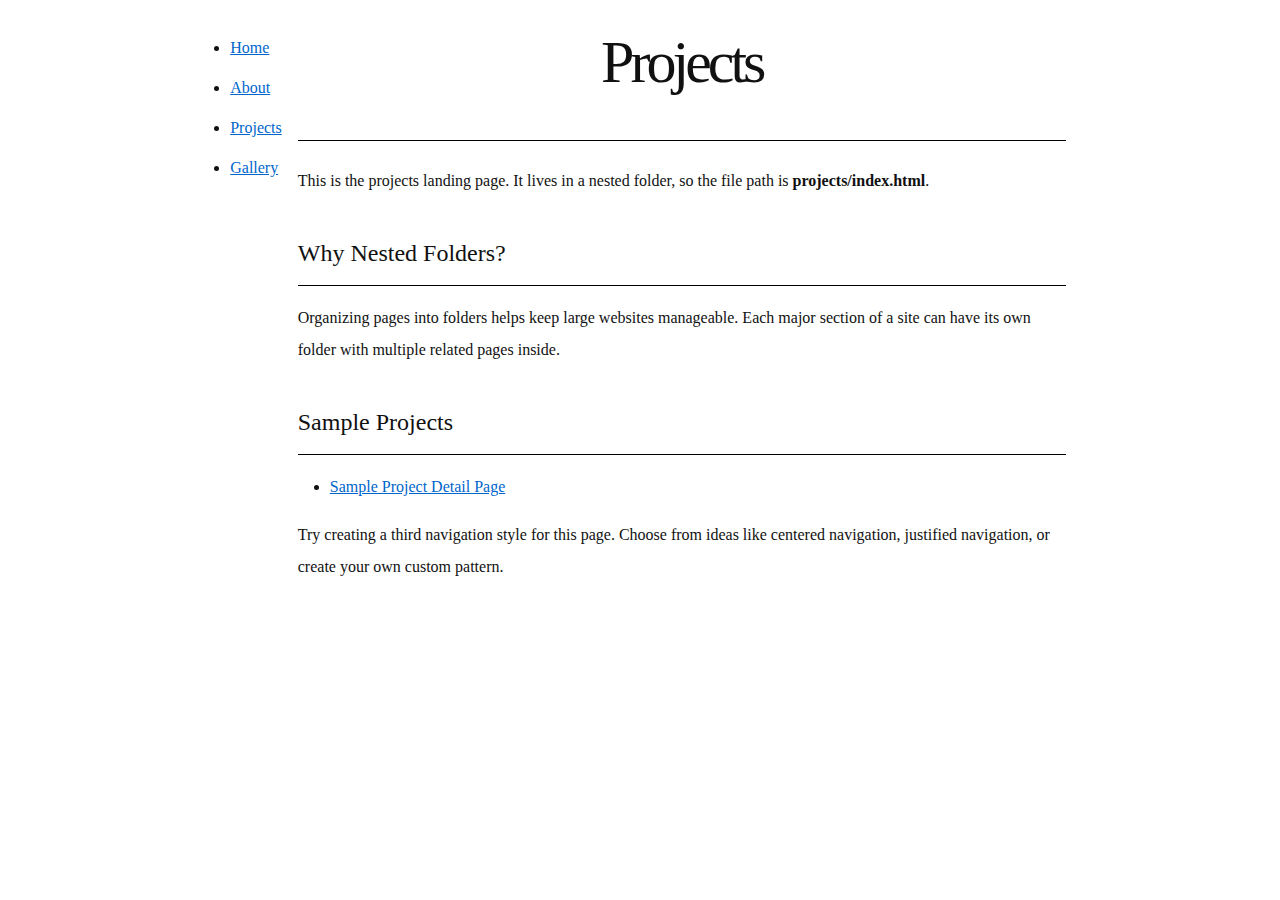
<file: week-06-exercise-01/projects/index.html>
<!DOCTYPE html>
<html lang="en">

<head>
  <meta charset="UTF-8">
  <meta name="viewport" content="width=device-width, initial-scale=1.0">
  <title>Navigation Lab - Projects</title>
  <link rel="stylesheet" href="../css/style.css">
</head>

<body>

  <nav>
    <ul>
      <li><a href="../index.html">Home</a></li>
      <li><a href="../about.html">About</a></li>
      <li><a href="index.html">Projects</a></li>
      <li><a href="../gallery/index.html">Gallery</a></li>
    </ul>
  </nav>

  <main>
    <h1>Projects</h1>

    <p>This is the projects landing page. It lives in a nested folder, so the file path is
      <strong>projects/index.html</strong>.
    </p>

    <h2>Why Nested Folders?</h2>

    <p>Organizing pages into folders helps keep large websites manageable. Each major section of a site can have its own
      folder with multiple related pages inside.</p>

    <h2>Sample Projects</h2>

    <ul>
      <li><a href="project-detail.html">Sample Project Detail Page</a></li>
    </ul>

    <p>Try creating a third navigation style for this page. Choose from ideas like centered navigation, justified
      navigation, or create your own custom pattern.</p>
  </main>

</body>

</html>
</file>
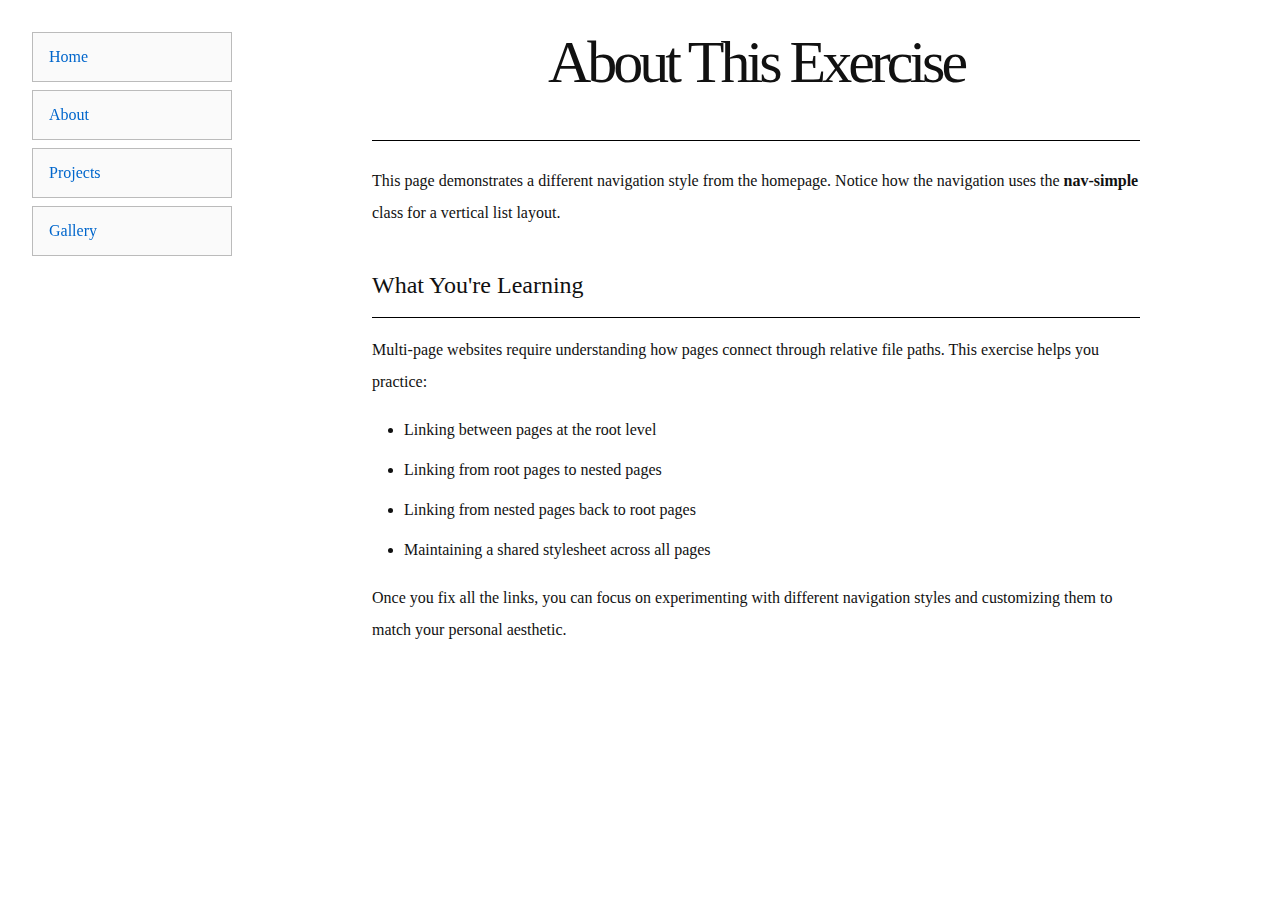
<file: week-06-exercise-01/about.html>
<!DOCTYPE html>
<html lang="en">

<head>
  <meta charset="UTF-8">
  <meta name="viewport" content="width=device-width, initial-scale=1.0">
  <title>Navigation Lab - About</title>
  <link rel="stylesheet" href="css/style.css">
</head>

<body>

  <nav class="nav-simple">
    <ul>
      <li><a href="index.html">Home</a></li>
      <li><a href="about.html">About</a></li>
      <li><a href="projects/index.html">Projects</a></li>
      <li><a href="gallery/index.html">Gallery</a></li>
    </ul>
  </nav>

  <main>
    <h1>About This Exercise</h1>

    <p>This page demonstrates a different navigation style from the homepage. Notice how the navigation uses the
      <strong>nav-simple</strong> class for a vertical list layout.
    </p>

    <h2>What You're Learning</h2>

    <p>Multi-page websites require understanding how pages connect through relative file paths. This exercise helps you
      practice:</p>

    <ul>
      <li>Linking between pages at the root level</li>
      <li>Linking from root pages to nested pages</li>
      <li>Linking from nested pages back to root pages</li>
      <li>Maintaining a shared stylesheet across all pages</li>
    </ul>

    <p>Once you fix all the links, you can focus on experimenting with different navigation styles and customizing them
      to match your personal aesthetic.</p>
  </main>

</body>

</html>
</file>
<file: project-01/style.css>
* {
    box-sizing: border-box;
}
html,
body {
    min-height: 100vh;
    margin: 0;
}
header {
    padding: 16px;
    border: 2px solid rgb(0, 0, 0);
    background-color: #0362fb;
    text-align: center;
}
.nav-links {
    display: flex;
    justify-content: center;
    align-items: center;
    gap: 24px;
    padding: 16px;
}   
.nav-item {
    margin: 0 16px;
    font-size: 18px;
    font-weight: medium;
    color: #090909;
    background-color: aqua;
    border: 2px solid black;
    box-sizing: border-box;
    border-radius: 8px;
    padding: 8px 16px;
    transition: box-shadow 0.3s ease, transform 0.3s ease;
}
.nav-item:hover {
    box-shadow: 20px 20px 30px rgba(0, 0, 0, 0.2);
    transform: translateY(-4px);
}

main {
    width: auto;
    margin: auto;
    padding: 16px;
    border: 2px solid rgb(0, 0, 0);
    background-color: #03cdfb;
}
main>p {
    margin-bottom: 32px;
    text-align: center;
    max-width: 800px;
    margin-left: auto;
    margin-right: auto;
    font-size: larger;
    font-style: italic;
}
h1 {
    font-weight: bold;
    font-size: 48px;
    line-height: 1em;
    margin-top: 48px;
    margin-bottom: 48px;
    text-align: center;
}
h2 {            
    font-weight: bold;
    font-size: 36px;
    margin-top: 32px;
    margin-bottom: 24px;
    text-align: center;
}
section h2 {
    font-size: 32px;
    margin-top: 16px;
    margin-bottom: 16px;
    text-align: center;
}
section p {
    max-width: 800px;
    margin-left: auto;
    margin-right: auto;
    font-size: larger;
    font-style: italic;
}
section ul {
    max-width: 800px;
    margin: auto;
    font-size: larger;
}
.box-01 {
    padding: 16px;
    margin-bottom: 10px;
    border: 2px solid rgb(0, 0, 0);
    background-color: #a6a6ac;
    border-radius: 8px;
}
.box-02 {
    padding: 16px;
    margin-bottom: 10px;
    border: 2px solid rgb(0, 0, 0);
    background-color: #a6a6ac;
    border-radius: 8px;
}
.box-03 {
    padding: 16px;
    margin-bottom: 10px;
    border: 2px solid rgb(0, 0, 0);
    background-color: #a6a6ac;
    border-radius: 8px;
}   
.box-04 {
    padding: 16px;
    margin-bottom: 10px;
    border: 2px solid rgb(0, 0, 0);
    background-color: #a6a6ac;
    border-radius: 8px;
}
.skills-grid {
    margin: auto;
    display: flex;
    flex-wrap: wrap;
    justify-content: center;
    gap: 32px;
}
.list-items li {
    border: 3px solid rgb(0, 0, 0);
    background-color: #01e7f7;
    padding: 16px;
    margin-bottom: 5px;
    border-radius: 8px;
    display: flex;
    flex-direction: row;
    flex-basis: 200px;
    flex-grow: 1;
    flex-shrink: 1;
    box-shadow: #090909;
    transition: transform 0.3s ease, box shadow 0.3s ease;
}
.list-items li:hover {
    transform: scale3d(1.05, 1.05, 1);
    box-shadow: #030303;
}
.list-items img {
    width: 100%;
    height: auto;
    display: block;
    border: 5px solid rgb(0, 0, 0);
    margin-bottom: 20px;
}

@media (min-width>=480px) {
    .list-items li {
        flex-basis: 45%;
    }
}
@media (min-width>=1024px) {
    .list-items li {
        flex-basis: 30%;
    }
}
</file>
<file: week-04-exercise-01/style.css>
* {
    box-sizing: border-box;
}

html,
body {
    min-height: 100vh;
    margin: 0;
}

body {
    font-family: "Times New Roman", serif;
    line-height: 2;
    display: flex;
    justify-content: center;
    align-items: flex-start;
    padding: 32px 0;
}

main {
    max-width: 800px;
    width: 90%;
    padding: 16px;
    border: 1px solid rgba(0, 0, 0, 0.25);
}

h1 {
    font-weight: normal;
    font-size: 48px;
    line-height: 1em;
    margin-top: 48px;
    margin-bottom: 48px;
    text-align: center;
}

h2 {
    font-size: 24px;
    margin-top: 48px;
    margin-bottom: 16px;
    border-bottom: 1px solid rgba(0, 0, 0, 1);
    padding-bottom: 16px;
}

p {
    margin-bottom: 16px;
}

.screenshot-container {
    margin: 32px 0;
    padding: 16px;
    border: 1px solid rgba(0, 0, 0, 1);
    text-align: center;
}

.screenshot-container img {
    max-width: 100%;
    height: auto;
    display: block;
    margin: 0 auto;
    border: 1px solid rgba(0, 0, 0, 0.25);
}
</file>
<file: week-05-exercise-01/style.css>
* {
    margin: 0;
    padding: 0;
    box-sizing: border-box;
}

body {
    font-family: "Times New Roman", serif;
    line-height: 2;
    background-color: #fafafa;
    color: #1F2937;
    padding: 32px 16px;
}

.container {
    max-width: 800px;
    margin: 0 auto;
    display: flex;
    flex-direction: column;
    gap: 48px;
}

h1 {
    font-size: 48px;
    line-height: 1em;
    font-weight: normal;
    text-align: center;
    margin-bottom: 16px;
}

.subtitle {
    text-align: center;
    font-size: 16px;
    color: #6B7280;
    margin-bottom: 32px;
}

h2 {
    font-size: 24px;
    font-weight: normal;
    border-bottom: 1px solid rgba(0, 0, 0, 1);
    padding-bottom: 8px;
    margin-bottom: 16px;
}

.button-section {
    padding: 32px;
    background-color: #ffffff;
    border: 1px solid rgba(0, 0, 0, 0.25);
}

.button-section p {
    font-size: 16px;
    margin-bottom: 24px;
}

button {
    font-family: "Times New Roman", serif;
    font-size: 16px;
    cursor: pointer;
    border-radius: 0;
}

.button-01 {
    background-color: #0066CC;
    color: #ffffff;
    padding: 16px 32px;
    border: 2px solid #0066CC;
    transition: background-color 0.3s ease, color 0.3s ease, border-color 0.3s ease;
}

.button-01:hover {
    background-color: #ffffff;
    color: #0066CC;
    border-color: #0066CC;
}

.button-02 {
    background-color: #0e6027;
    color: #ffffff;
    padding: 16px 32px;
    border: 2px solid #0e6027;
    transition: transform 0.3s ease, box-shadow 0.3s ease;
}

.button-02:hover {
    transform: translateY(-4px);
    box-shadow: 0 8px 16px rgba(0, 0, 0, 0.2);
}
.button-03 {
    background-color: #FF5733;
    color: #ffffff;
    padding: 16px 32px;
    border: 2px solid #060606;
    font-family: fantasy;
    transition: transform 0.5s ease-out, box-shadow 0.3s ease;
}
.button-03:hover {
    transform: scale3d(1.1, 1.1, 1);
    box-shadow: 0 48px 62px rgba(3, 239, 3, 0.93);
}
.button-04 {
    background-color: #8E44AD;
    color: #ffffff;
    padding: 16px 32px;
    border: 2px solid #8E44AD;
    font-family: 'Courier New', Courier, monospace;
    transition: background-color 1.0s ease-in-out, transform 0.8s ease;
}
.button-04:hover {
    transform: scale(1.05);
    background-color: #f50606;
}
.button-05 {
    background-color: #E67E22;
    color: #ffffff;
    padding: 16px 32px;
    border: 2px solid #E67E22;
    font-family: 'Franklin Gothic Medium', 'Arial Narrow', Arial, sans-serif;
    transition: transform 0.5s ease, box-shadow 0.3s ease;
}
.button-05:hover {
    transform: skew(10deg, 5deg);
    box-shadow: 0 24px 36px rgba(0, 0, 0, 0.3);
}
.button-06 {
    background-color: #3498DB;
    color: #ffffff;
    padding: 16px 32px;
    border: 2px solid #050505;
    font-family: 'Lucida Sans', 'Lucida Sans Regular', 'Lucida Grande', 'Lucida Sans Unicode', Geneva, Verdana, sans-serif;
    transition: transform 2.0s ease, box-shadow 2.0s ease;
}
.button-06:hover {
    transform: rotate3d(0, 0, 1, 25deg);
    box-shadow: 0 36px 48px rgba(0, 0, 0, 0.2);
}
</file>
<file: week-06-exercise-01/css/style.css>
* {
  margin: 0;
  padding: 0;
  box-sizing: border-box;
}

body {
  font-family: "Times New Roman", serif;
  font-size: 16px;
  line-height: 2;
  color: #111111;
  background-color: #ffffff;
  display: flex;
  justify-content: center;
  align-items: flex-start;
  min-height: 100vh;
  padding: 32px 0;
}

main {
  max-width: 800px;
  width: 100%;
  padding: 0 16px;
}

h1 {
  font-size: 3.75rem;
  font-weight: normal;
  line-height: 1em;
  letter-spacing: -0.25rem;
  text-align: center;
  margin-bottom: 24px;
  padding-bottom: 48px;
  border-bottom: 1px solid rgba(0, 0, 0, 1);
}

h2 {
  font-size: 24px;
  font-weight: normal;
  margin-top: 32px;
  margin-bottom: 16px;
  padding-bottom: 8px;
  border-bottom: 1px solid rgba(0, 0, 0, 1);
}

p {
  margin-bottom: 16px;
}

ul {
  margin-left: 32px;
  margin-bottom: 16px;
}

li {
  margin-bottom: 8px;
}

a {
  color: #0066CC;
  text-decoration: underline;
}

a:hover {
  color: #004499;
}

code {
  font-family: monospace;
  background-color: #f5f5f5;
  padding: 2px 6px;
  border: 1px solid rgba(0, 0, 0, 0.25);
}

.nav-simple {
  position: fixed;
  left: 32px;
  top: 32px;
  width: 200px;
}

.nav-simple ul {
  list-style: none;
  margin: 0;
  padding: 0;
}

.nav-simple li {
  margin-bottom: 8px;
}

.nav-simple a {
  display: block;
  padding: 8px 16px;
  color: #0066CC;
  text-decoration: none;
  background-color: #fafafa;
  border: 1px solid rgba(0, 0, 0, 0.25);
  transition: background-color 0.3s ease, color 0.3s ease;
}

.nav-simple a:hover {
  background-color: #0066CC;
  color: #ffffff;
}

.nav-simple+main {
  margin-left: 232px;
}

.nav-horizontal {
  position: fixed;
  top: 0;
  left: 0;
  right: 0;
  background-color: #333333;
  padding: 0 32px;
  box-shadow: 0 2px 4px rgba(0, 0, 0, 0.1);
  z-index: 1000;
}

.nav-horizontal ul {
  list-style: none;
  margin: 0;
  padding: 0;
  display: flex;
  gap: 32px;
}

.nav-horizontal li {
  margin-bottom: 0;
}

.nav-horizontal a {
  display: block;
  padding: 16px 0;
  color: #ffffff;
  text-decoration: none;
  transition: color 0.3s ease;
}

.nav-horizontal a:hover {
  color: #0066CC;
}

.nav-horizontal+main {
  margin-top: 80px;
}

.nav-custom {}

.nav-custom ul {}

.nav-custom li {}

.nav-custom a {}

.nav-custom a:hover {}

@media (width >=480px) {}

@media (width >=1024px) {}
</file>
